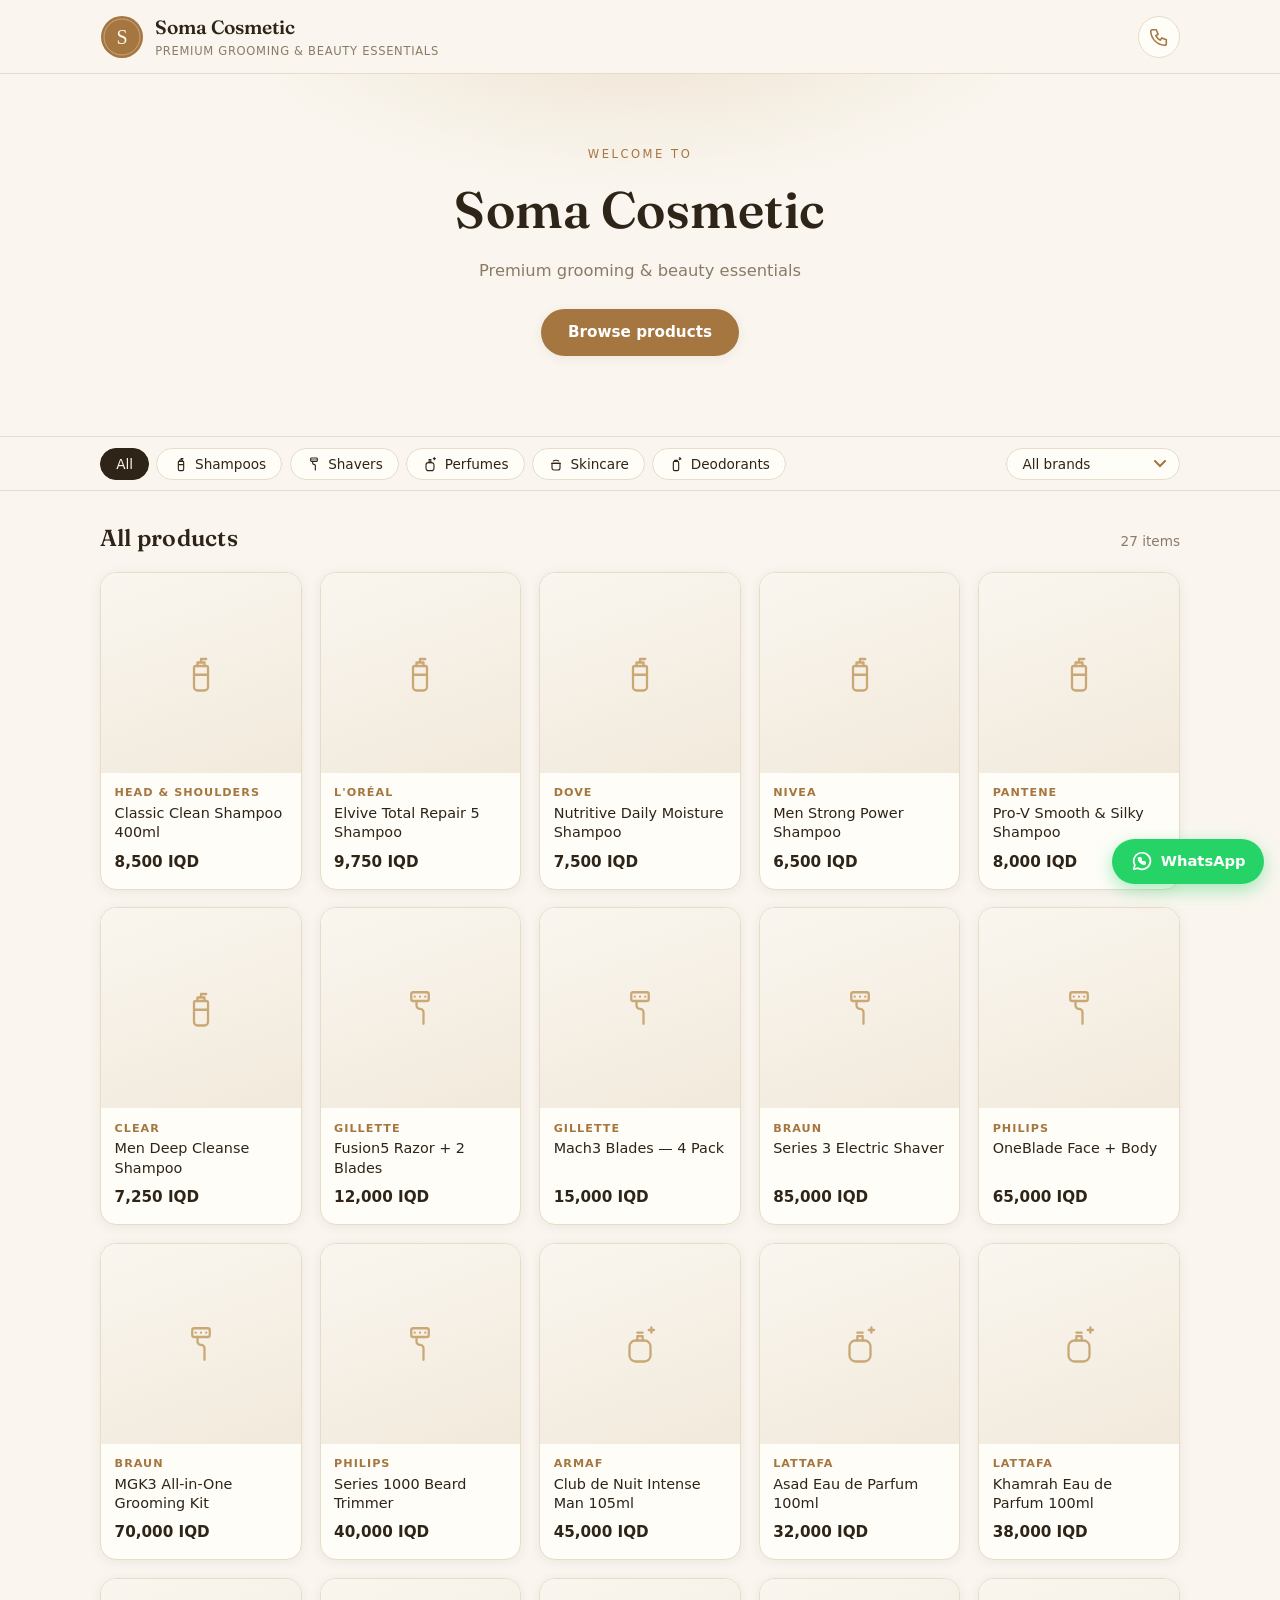
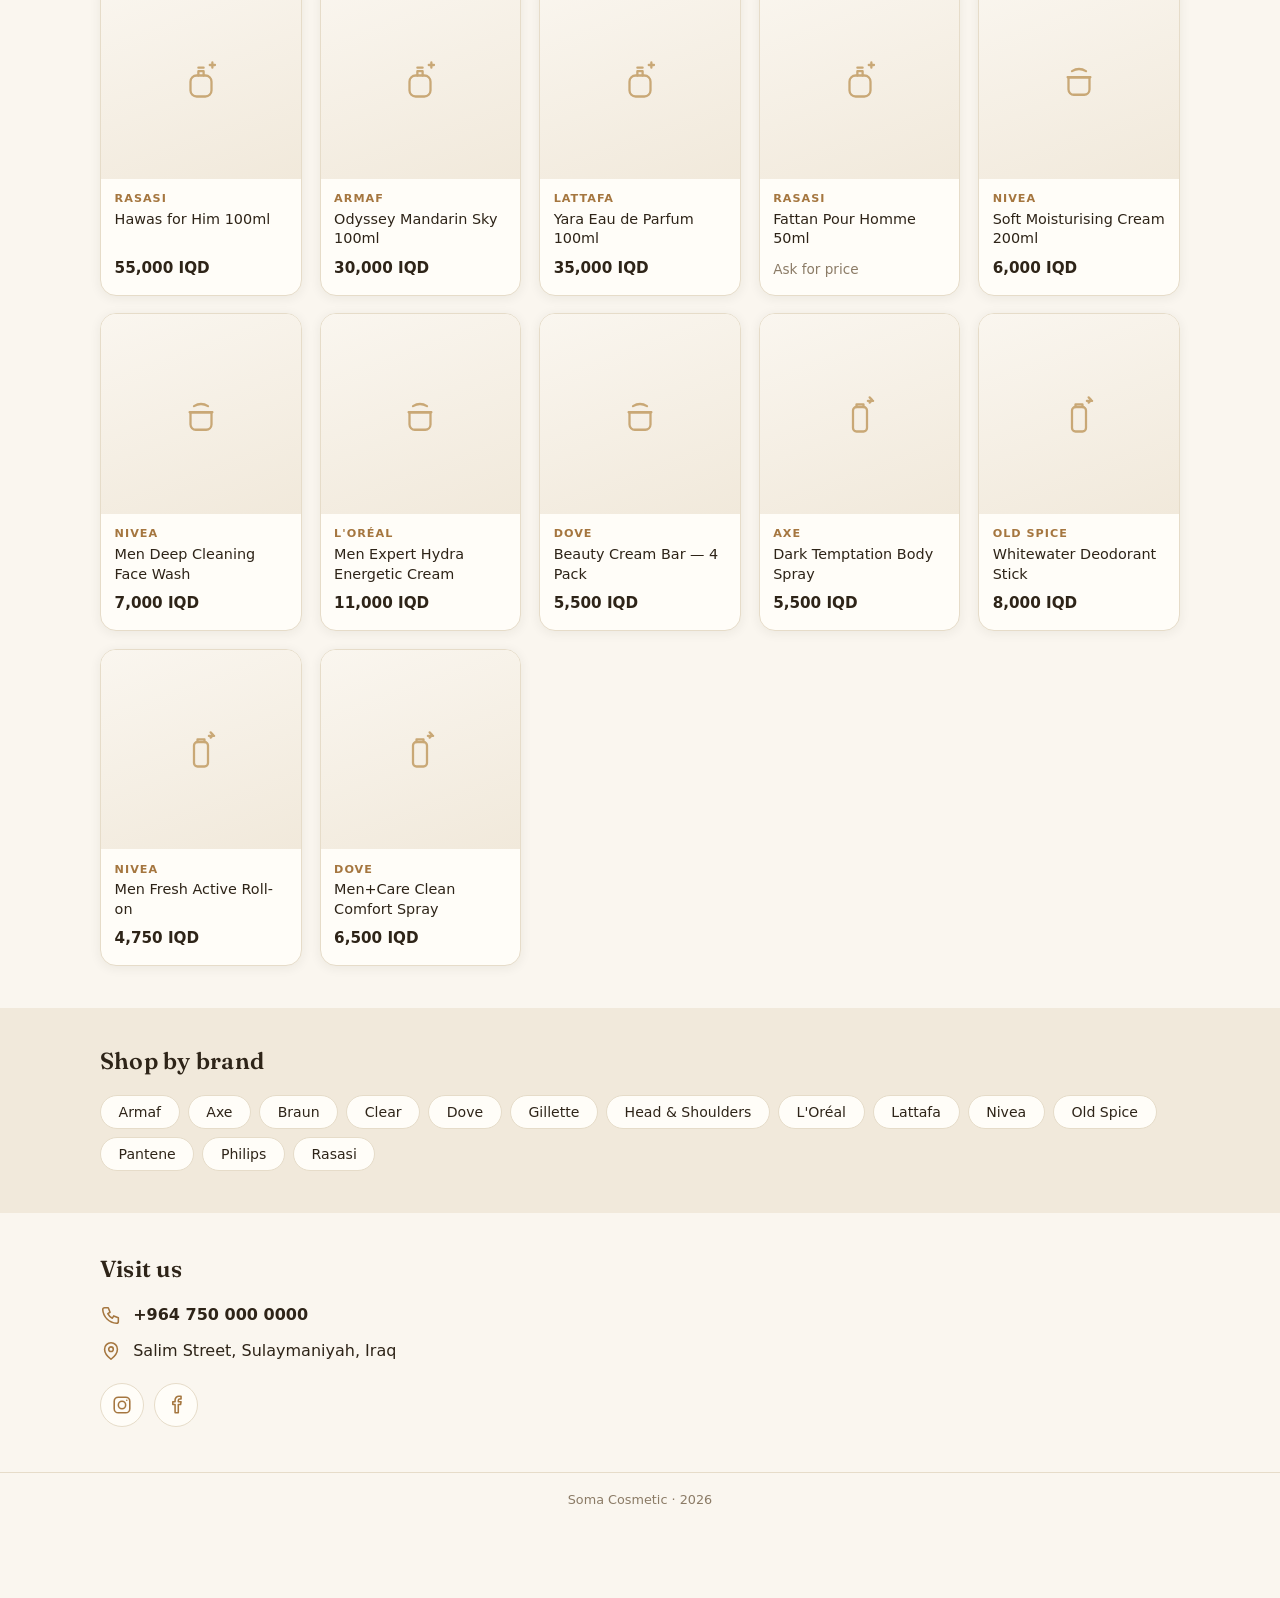
<file: site/index.html>
<!DOCTYPE html>
<html lang="en">
<head>
  <meta charset="UTF-8">
  <meta name="viewport" content="width=device-width, initial-scale=1.0">
  <title>Soma Cosmetic — Grooming &amp; Beauty Catalog</title>
  <meta name="description" content="Soma Cosmetic — premium shampoos, shavers, perfumes and personal care products. Browse our catalog and contact us on WhatsApp.">
  <meta name="theme-color" content="#FAF6EF">
  <link rel="icon" type="image/svg+xml" href="assets/favicon.svg">
  <link rel="preconnect" href="https://fonts.googleapis.com">
  <link rel="preconnect" href="https://fonts.gstatic.com" crossorigin>
  <link rel="preload" as="style" href="https://fonts.googleapis.com/css2?family=Fraunces:opsz,wght@9..144,500;9..144,600&display=swap" onload="this.onload=null;this.rel='stylesheet'">
  <noscript><link rel="stylesheet" href="https://fonts.googleapis.com/css2?family=Fraunces:opsz,wght@9..144,500;9..144,600&display=swap"></noscript>
  <link rel="stylesheet" href="css/style.css">
</head>
<body>

  <!-- Icon sprite (decorative icons used across the page) -->
  <svg width="0" height="0" style="position:absolute" aria-hidden="true">
    <defs>
      <symbol id="i-shampoo" viewBox="0 0 24 24">
        <path d="M9 8h6a1 1 0 0 1 1 1v11a2 2 0 0 1-2 2h-4a2 2 0 0 1-2-2V9a1 1 0 0 1 1-1Z"/>
        <path d="M10 8V6h4v2M12 6V4h3"/>
        <path d="M8.5 13h7"/>
      </symbol>
      <symbol id="i-shaver" viewBox="0 0 24 24">
        <rect x="7" y="3" width="10" height="5" rx="1.2"/>
        <path d="M10 8v2.5a2 2 0 0 0 2 2 2 2 0 0 1 2 2V21M9 5.5h.01M12 5.5h.01M15 5.5h.01"/>
      </symbol>
      <symbol id="i-perfume" viewBox="0 0 24 24">
        <path d="M9.5 10h5a3.5 3.5 0 0 1 3.5 3.5v5a3.5 3.5 0 0 1-3.5 3.5h-5A3.5 3.5 0 0 1 6 18.5v-5A3.5 3.5 0 0 1 9.5 10Z"/>
        <path d="M10.5 10V7.5h3V10M10.5 5.5h3M17 4h3M18.5 2.5v3"/>
      </symbol>
      <symbol id="i-skincare" viewBox="0 0 24 24">
        <path d="M6 11h12v7a3 3 0 0 1-3 3H9a3 3 0 0 1-3-3v-7Z"/>
        <path d="M5.5 11h13M8 7.5c2.5-1.5 5.5-1.5 8 0"/>
      </symbol>
      <symbol id="i-deo" viewBox="0 0 24 24">
        <rect x="8" y="8" width="8" height="14" rx="2"/>
        <path d="M10 8V6.5h4V8M16.5 4.5h3M17.5 2.5l1.5 1.5-1.5 1.5"/>
      </symbol>
      <symbol id="i-sparkle" viewBox="0 0 24 24">
        <path d="M12 3l1.8 5.2L19 10l-5.2 1.8L12 17l-1.8-5.2L5 10l5.2-1.8L12 3Z"/>
        <path d="M18 16.5l.8 2.2 2.2.8-2.2.8-.8 2.2-.8-2.2-2.2-.8 2.2-.8.8-2.2Z"/>
      </symbol>
      <symbol id="i-phone" viewBox="0 0 24 24">
        <path d="M5 4h4l2 5-2.5 1.5a11 11 0 0 0 5 5L15 13l5 2v4a2 2 0 0 1-2 2A16 16 0 0 1 3 6a2 2 0 0 1 2-2Z"/>
      </symbol>
      <symbol id="i-pin" viewBox="0 0 24 24">
        <path d="M12 21s-7-5.5-7-11a7 7 0 0 1 14 0c0 5.5-7 11-7 11Z"/>
        <circle cx="12" cy="10" r="2.5"/>
      </symbol>
      <symbol id="i-instagram" viewBox="0 0 24 24">
        <rect x="3.5" y="3.5" width="17" height="17" rx="4.5"/>
        <circle cx="12" cy="12" r="4"/>
        <path d="M17.2 6.8h.01"/>
      </symbol>
      <symbol id="i-facebook" viewBox="0 0 24 24">
        <path d="M14.5 8.5V7a1.5 1.5 0 0 1 1.5-1.5h1.5v-3H15a4 4 0 0 0-4 4v2H8.5v3H11v9h3.5v-9h2.5l.5-3h-3Z"/>
      </symbol>
      <symbol id="i-whatsapp" viewBox="0 0 24 24">
        <path d="M12 3a9 9 0 0 0-7.8 13.5L3 21l4.7-1.2A9 9 0 1 0 12 3Z"/>
        <path d="M9 8.5c-.3 0-.8.3-.8 1.2 0 2.4 3.7 5.6 6.1 5.6.9 0 1.2-.5 1.2-.8l-.3-1.2-1.5-.5-.8.8c-1-.4-2.2-1.5-2.6-2.5l.8-.8-.5-1.5L9 8.5Z"/>
      </symbol>
    </defs>
  </svg>

  <header class="site-header">
    <div class="container header-inner">
      <a class="brand-mark" href="#top">
        <img src="assets/logo.svg" alt="" width="44" height="44" id="shopLogo" style="border-radius:50%;object-fit:cover;">
        <span class="brand-text">
          <span class="brand-name" id="shopName">Soma Cosmetic</span>
          <span class="brand-tagline" id="shopTagline"></span>
        </span>
      </a>
      <a class="header-call" id="headerPhone" href="#contact" aria-label="Call us">
        <svg class="icon"><use href="#i-phone"/></svg>
      </a>
    </div>
  </header>

  <main id="top">
    <section class="hero">
      <div class="container">
        <p class="hero-kicker">Welcome to</p>
        <h1 id="heroName">Soma Cosmetic</h1>
        <p class="hero-sub" id="heroTagline"></p>
        <a class="btn-primary" href="#products">Browse products</a>
      </div>
    </section>

    <nav class="filter-bar" aria-label="Product filters">
      <div class="container filter-inner">
        <div class="chip-row" id="categoryChips" role="tablist" aria-label="Categories"></div>
        <label class="brand-select-wrap">
          <span class="visually-hidden">Filter by brand</span>
          <select id="brandSelect">
            <option value="all">All brands</option>
          </select>
        </label>
      </div>
    </nav>

    <section class="products" id="products">
      <div class="container">
        <div class="products-head">
          <h2 id="resultsTitle">All products</h2>
          <span class="results-count" id="resultsCount"></span>
        </div>
        <div class="grid" id="productGrid"></div>
        <div class="empty-state" id="emptyState" hidden>
          <p>No products match this filter.</p>
          <button class="btn-ghost" id="clearFilters" type="button">Show everything</button>
        </div>
      </div>
    </section>

    <section class="brands-section" id="brands">
      <div class="container">
        <h2>Shop by brand</h2>
        <div class="brand-pills" id="brandPills"></div>
      </div>
    </section>

    <section class="contact" id="contact">
      <div class="container">
        <h2>Visit us</h2>
        <ul class="contact-list">
          <li>
            <svg class="icon"><use href="#i-phone"/></svg>
            <a id="contactPhone" href="#">+964 ...</a>
          </li>
          <li>
            <svg class="icon"><use href="#i-pin"/></svg>
            <span id="contactAddress"></span>
          </li>
        </ul>
        <div class="socials">
          <a id="linkInstagram" href="#" target="_blank" rel="noopener" aria-label="Instagram">
            <svg class="icon"><use href="#i-instagram"/></svg>
          </a>
          <a id="linkFacebook" href="#" target="_blank" rel="noopener" aria-label="Facebook">
            <svg class="icon"><use href="#i-facebook"/></svg>
          </a>
        </div>
      </div>
    </section>
  </main>

  <footer class="site-footer">
    <div class="container">
      <p><span id="footerName">Soma Cosmetic</span> · <span id="footerYear"></span></p>
    </div>
  </footer>

  <a class="wa-float" id="waFloat" href="#" target="_blank" rel="noopener" aria-label="Chat with us on WhatsApp">
    <svg class="icon"><use href="#i-whatsapp"/></svg>
    <span>WhatsApp</span>
  </a>

  <script src="js/app.js"></script>
</body>
</html>
</file>
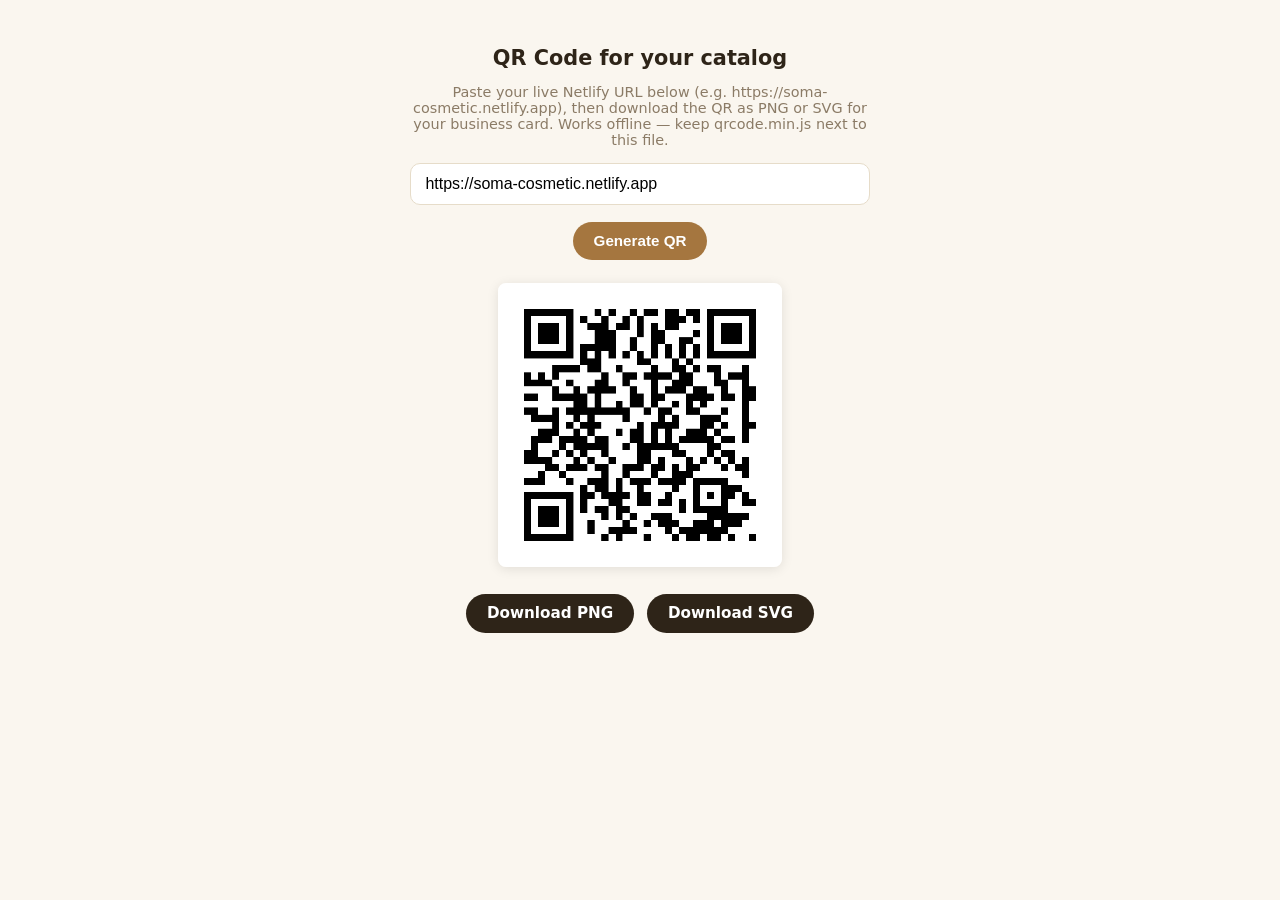
<file: qr/qr-generator.html>
<!DOCTYPE html>
<html lang="en">
<head>
  <meta charset="UTF-8">
  <meta name="viewport" content="width=device-width, initial-scale=1.0">
  <title>QR Code Generator — Soma Cosmetic</title>
  <style>
    body {
      font-family: system-ui, sans-serif;
      background: #FAF6EF;
      color: #2E2418;
      max-width: 460px;
      margin: 0 auto;
      padding: 2rem 1.25rem;
      text-align: center;
    }
    h1 { font-size: 1.3rem; }
    p.hint { color: #8B7B66; font-size: 0.9rem; }
    input {
      width: 100%;
      font-size: 1rem;
      padding: 0.7rem 0.9rem;
      border: 1px solid #E6DCC9;
      border-radius: 10px;
      box-sizing: border-box;
      margin-bottom: 0.8rem;
    }
    button, a.dl {
      display: inline-block;
      font-size: 0.95rem;
      font-weight: 600;
      padding: 0.65rem 1.3rem;
      border-radius: 999px;
      border: none;
      cursor: pointer;
      background: #A5763F;
      color: #fff;
      text-decoration: none;
      margin: 0.25rem;
    }
    a.dl { background: #2E2418; }
    #qr { margin: 1.2rem auto; }
    #qr canvas { border: 12px solid #fff; border-radius: 8px; box-shadow: 0 2px 12px rgba(0,0,0,0.1); }
    #error { color: #b03030; font-size: 0.9rem; }
  </style>
</head>
<body>
  <h1>QR Code for your catalog</h1>
  <p class="hint">Paste your live Netlify URL below (e.g. https://soma-cosmetic.netlify.app), then download the QR as PNG or SVG for your business card. Works offline — keep qrcode.min.js next to this file.</p>

  <input id="url" type="url" value="https://soma-cosmetic.netlify.app" placeholder="https://your-site.netlify.app">
  <button id="generate" type="button">Generate QR</button>

  <div id="qr"></div>
  <p id="error"></p>
  <div id="downloads" hidden>
    <a class="dl" id="dlPng" download="soma-cosmetic-qr.png">Download PNG</a>
    <a class="dl" id="dlSvg" download="soma-cosmetic-qr.svg">Download SVG</a>
  </div>

  <script src="qrcode.min.js"></script>
  <script>
    var qrBox = document.getElementById("qr");
    var errEl = document.getElementById("error");

    function generate() {
      var url = document.getElementById("url").value.trim();
      errEl.textContent = "";
      qrBox.textContent = "";
      document.getElementById("downloads").hidden = true;
      if (!url) { errEl.textContent = "Please enter a URL."; return; }
      if (typeof QRCode === "undefined") {
        errEl.textContent = "QR library not found — make sure qrcode.min.js is in the same folder as this file.";
        return;
      }

      var canvas = document.createElement("canvas");
      // High resolution + error correction level H = safe for print
      QRCode.toCanvas(canvas, url, { width: 1024, errorCorrectionLevel: "H", margin: 2 }, function (err) {
        if (err) { errEl.textContent = "Could not generate: " + err; return; }
        canvas.style.width = "260px";
        canvas.style.height = "260px";
        qrBox.appendChild(canvas);
        document.getElementById("dlPng").href = canvas.toDataURL("image/png");
        QRCode.toString(url, { type: "svg", errorCorrectionLevel: "H", margin: 2 }, function (err2, svg) {
          if (!err2) {
            document.getElementById("dlSvg").href =
              "data:image/svg+xml;charset=utf-8," + encodeURIComponent(svg);
          }
          document.getElementById("downloads").hidden = false;
        });
      });
    }

    document.getElementById("generate").addEventListener("click", generate);
    document.getElementById("url").addEventListener("keydown", function (e) {
      if (e.key === "Enter") generate();
    });
    window.addEventListener("load", generate);
  </script>
</body>
</html>
</file>
<file: site/css/style.css>
/* Soma Cosmetic — warm cream + bronze */

:root {
  --cream: #FAF6EF;
  --cream-deep: #F1E9DB;
  --card: #FFFDF8;
  --bronze: #A5763F;
  --bronze-dark: #7E5A2E;
  --bronze-soft: #C9A876;
  --ink: #2E2418;
  --muted: #8B7B66;
  --line: #E6DCC9;
  --wa: #25D366;
  --radius: 16px;
  --shadow: 0 2px 12px rgba(46, 36, 24, 0.07);
  --font-display: "Fraunces", Georgia, serif;
  --font-body: system-ui, -apple-system, "Segoe UI", Roboto, sans-serif;
}

* { box-sizing: border-box; }

html { scroll-behavior: smooth; }

body {
  margin: 0;
  font-family: var(--font-body);
  background: var(--cream);
  color: var(--ink);
  line-height: 1.55;
  -webkit-font-smoothing: antialiased;
}

.container {
  width: min(1080px, 100% - 2.5rem);
  margin-inline: auto;
}

h1, h2 {
  font-family: var(--font-display);
  font-weight: 600;
  letter-spacing: 0.01em;
}

.icon {
  width: 22px;
  height: 22px;
  fill: none;
  stroke: currentColor;
  stroke-width: 1.7;
  stroke-linecap: round;
  stroke-linejoin: round;
  flex-shrink: 0;
}

.visually-hidden {
  position: absolute;
  width: 1px; height: 1px;
  overflow: hidden;
  clip: rect(0 0 0 0);
  white-space: nowrap;
}

/* ---------- Header ---------- */
.site-header {
  background: var(--cream);
  border-bottom: 1px solid var(--line);
}

.header-inner {
  display: flex;
  align-items: center;
  justify-content: space-between;
  padding-block: 0.8rem;
}

.brand-mark {
  display: flex;
  align-items: center;
  gap: 0.7rem;
  text-decoration: none;
  color: inherit;
}

.brand-text { display: flex; flex-direction: column; }

.brand-name {
  font-family: var(--font-display);
  font-size: 1.2rem;
  font-weight: 600;
}

.brand-tagline {
  font-size: 0.72rem;
  color: var(--muted);
  letter-spacing: 0.06em;
  text-transform: uppercase;
}

.header-call {
  display: grid;
  place-items: center;
  width: 42px;
  height: 42px;
  border-radius: 50%;
  color: var(--bronze);
  border: 1px solid var(--line);
  background: var(--card);
}

/* ---------- Hero ---------- */
.hero {
  text-align: center;
  padding: 3.2rem 0 3.6rem;
  background:
    radial-gradient(600px 280px at 50% -80px, rgba(201, 168, 118, 0.28), transparent 70%),
    var(--cream);
}

.hero-kicker {
  margin: 0;
  color: var(--bronze);
  text-transform: uppercase;
  letter-spacing: 0.22em;
  font-size: 0.72rem;
}

.hero h1 {
  margin: 0.4rem 0 0.5rem;
  font-size: clamp(2.1rem, 8vw, 3.2rem);
}

.hero-sub {
  margin: 0 auto 1.6rem;
  max-width: 34ch;
  color: var(--muted);
  font-size: 1.02rem;
}

.btn-primary {
  display: inline-block;
  background: var(--bronze);
  color: #fff;
  text-decoration: none;
  padding: 0.75rem 1.7rem;
  border-radius: 999px;
  font-weight: 600;
  font-size: 0.95rem;
  box-shadow: var(--shadow);
  transition: background 0.2s;
}

.btn-primary:hover { background: var(--bronze-dark); }

/* ---------- Filter bar ---------- */
.filter-bar {
  position: sticky;
  top: 0;
  z-index: 20;
  background: rgba(250, 246, 239, 0.92);
  backdrop-filter: blur(8px);
  -webkit-backdrop-filter: blur(8px);
  border-block: 1px solid var(--line);
}

.filter-inner {
  display: flex;
  align-items: center;
  gap: 0.75rem;
  padding-block: 0.65rem;
}

.chip-row {
  display: flex;
  gap: 0.45rem;
  overflow-x: auto;
  scrollbar-width: none;
  -webkit-overflow-scrolling: touch;
  flex: 1;
}

.chip-row::-webkit-scrollbar { display: none; }

.chip {
  flex-shrink: 0;
  display: inline-flex;
  align-items: center;
  gap: 0.4rem;
  padding: 0.45rem 0.95rem;
  border-radius: 999px;
  border: 1px solid var(--line);
  background: var(--card);
  color: var(--ink);
  font-size: 0.85rem;
  font-family: inherit;
  cursor: pointer;
  transition: background 0.15s, color 0.15s, border-color 0.15s;
}

.chip .icon { width: 16px; height: 16px; }

.chip[aria-selected="true"] {
  background: var(--ink);
  border-color: var(--ink);
  color: var(--cream);
}

.brand-select-wrap select {
  appearance: none;
  font-family: inherit;
  font-size: 0.85rem;
  color: var(--ink);
  background: var(--card) url("data:image/svg+xml,%3Csvg xmlns='http://www.w3.org/2000/svg' width='12' height='8' viewBox='0 0 12 8'%3E%3Cpath d='M1 1l5 5 5-5' fill='none' stroke='%23A5763F' stroke-width='2' stroke-linecap='round'/%3E%3C/svg%3E") no-repeat right 0.8rem center;
  border: 1px solid var(--line);
  border-radius: 999px;
  padding: 0.45rem 2.1rem 0.45rem 0.95rem;
  max-width: 138px;
  text-overflow: ellipsis;
  white-space: nowrap;
  overflow: hidden;
}

/* ---------- Products ---------- */
.products { padding: 1.8rem 0 2.6rem; }

.products-head {
  display: flex;
  align-items: baseline;
  justify-content: space-between;
  gap: 1rem;
  margin-bottom: 1rem;
}

.products-head h2 { margin: 0; font-size: 1.45rem; }

.results-count {
  color: var(--muted);
  font-size: 0.85rem;
  white-space: nowrap;
}

.grid {
  display: grid;
  grid-template-columns: repeat(auto-fill, minmax(158px, 1fr));
  gap: 0.9rem;
}

.card {
  background: var(--card);
  border: 1px solid var(--line);
  border-radius: var(--radius);
  overflow: hidden;
  display: flex;
  flex-direction: column;
  box-shadow: var(--shadow);
}

.card-media {
  aspect-ratio: 1 / 1;
  display: grid;
  place-items: center;
  background: linear-gradient(160deg, var(--cream) 0%, var(--cream-deep) 100%);
  color: var(--bronze-soft);
  position: relative;
}

.card-media img {
  width: 100%;
  height: 100%;
  object-fit: cover;
  display: block;
}

.card-media .icon {
  width: 42px;
  height: 42px;
  stroke-width: 1.3;
}

.card-body {
  padding: 0.7rem 0.85rem 0.9rem;
  display: flex;
  flex-direction: column;
  gap: 0.15rem;
  flex: 1;
}

.card-brand {
  font-size: 0.7rem;
  text-transform: uppercase;
  letter-spacing: 0.09em;
  color: var(--bronze);
  font-weight: 600;
}

.card-name {
  margin: 0;
  font-size: 0.9rem;
  font-weight: 500;
  line-height: 1.35;
  flex: 1;
}

.card-price {
  margin-top: 0.35rem;
  font-weight: 700;
  font-size: 0.95rem;
}

.card-price.ask { color: var(--muted); font-weight: 500; font-size: 0.85rem; }

.empty-state {
  text-align: center;
  padding: 2.5rem 0;
  color: var(--muted);
}

.btn-ghost {
  font-family: inherit;
  font-size: 0.9rem;
  background: none;
  border: 1px solid var(--bronze);
  color: var(--bronze);
  border-radius: 999px;
  padding: 0.55rem 1.4rem;
  cursor: pointer;
}

/* ---------- Brands ---------- */
.brands-section {
  background: var(--cream-deep);
  padding: 2.2rem 0 2.6rem;
}

.brands-section h2 { margin: 0 0 1rem; font-size: 1.45rem; }

.brand-pills {
  display: flex;
  flex-wrap: wrap;
  gap: 0.5rem;
}

.brand-pill {
  font-family: inherit;
  font-size: 0.88rem;
  background: var(--card);
  border: 1px solid var(--line);
  color: var(--ink);
  border-radius: 999px;
  padding: 0.5rem 1.1rem;
  cursor: pointer;
  transition: border-color 0.15s, color 0.15s;
}

.brand-pill:hover { border-color: var(--bronze); color: var(--bronze); }

/* ---------- Contact ---------- */
.contact { padding: 2.4rem 0 2.8rem; }

.contact h2 { margin: 0 0 1rem; font-size: 1.45rem; }

.contact-list {
  list-style: none;
  margin: 0 0 1.2rem;
  padding: 0;
  display: flex;
  flex-direction: column;
  gap: 0.7rem;
}

.contact-list li {
  display: flex;
  align-items: center;
  gap: 0.7rem;
}

.contact-list .icon { color: var(--bronze); }

.contact-list a {
  color: inherit;
  text-decoration: none;
  font-weight: 600;
}

.socials { display: flex; gap: 0.6rem; }

.socials a {
  display: grid;
  place-items: center;
  width: 44px;
  height: 44px;
  border-radius: 50%;
  border: 1px solid var(--line);
  background: var(--card);
  color: var(--bronze);
}

/* ---------- Footer ---------- */
.site-footer {
  border-top: 1px solid var(--line);
  padding: 1.1rem 0 5.5rem; /* bottom space so the floating button never covers text */
  color: var(--muted);
  font-size: 0.8rem;
  text-align: center;
}

.site-footer p { margin: 0; }

/* ---------- Floating WhatsApp ---------- */
.wa-float {
  position: fixed;
  right: 1rem;
  bottom: 1rem;
  z-index: 40;
  display: inline-flex;
  align-items: center;
  gap: 0.5rem;
  background: var(--wa);
  color: #fff;
  text-decoration: none;
  font-weight: 700;
  font-size: 0.92rem;
  padding: 0.7rem 1.15rem;
  border-radius: 999px;
  box-shadow: 0 6px 18px rgba(37, 211, 102, 0.4);
}

.wa-float .icon { stroke-width: 1.9; }

@media (min-width: 700px) {
  .grid { gap: 1.1rem; grid-template-columns: repeat(auto-fill, minmax(200px, 1fr)); }
  .hero { padding: 4.5rem 0 5rem; }
  .brand-select-wrap select { max-width: 200px; }
}
</file>
